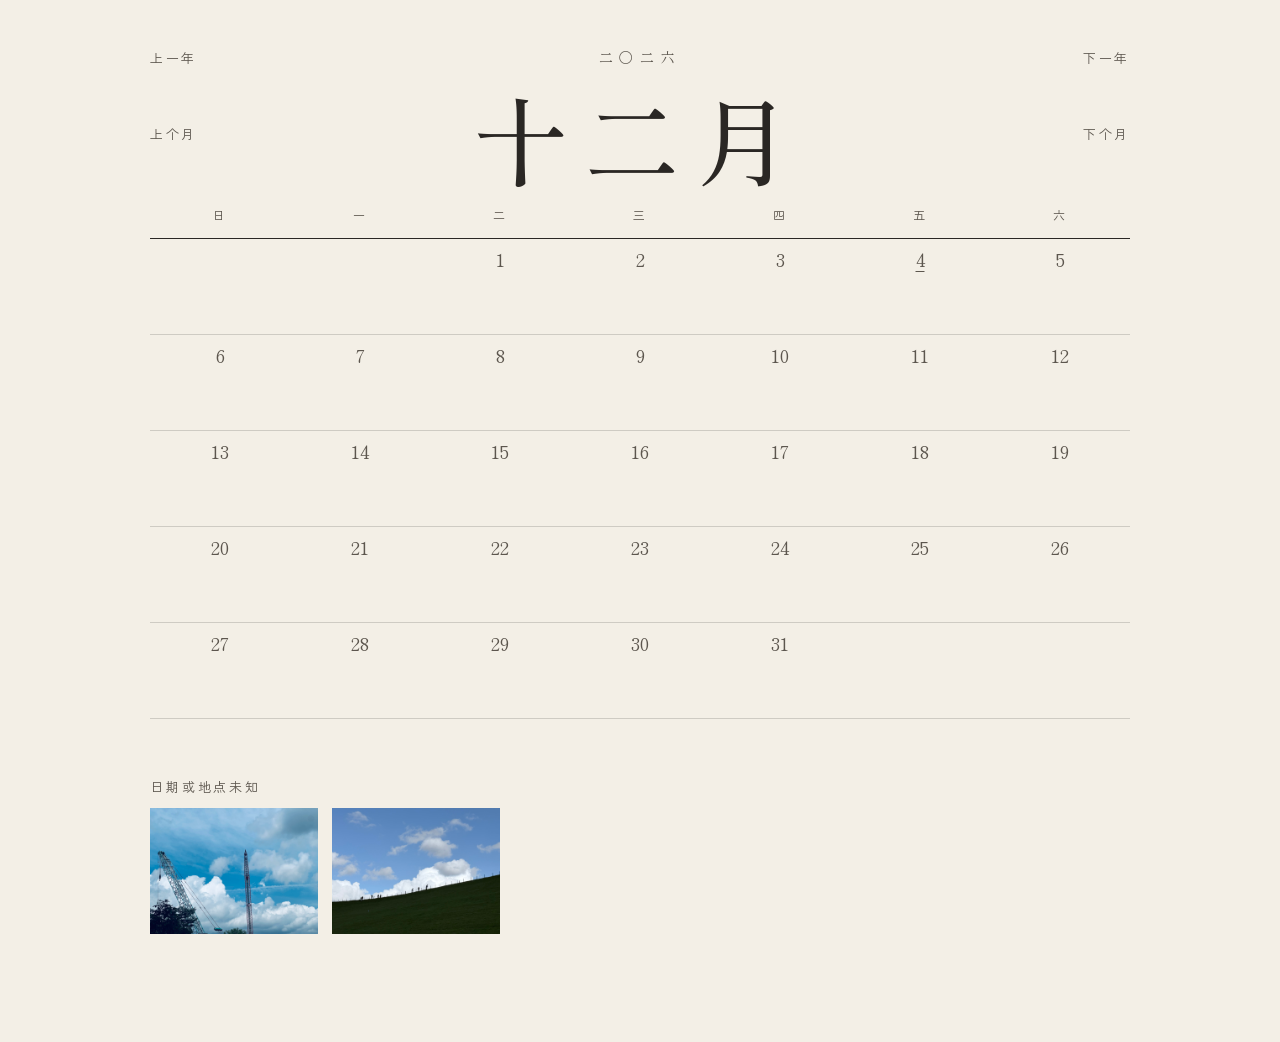
<file: index.html>
<!DOCTYPE html>
<html lang="zh-Hans">
<head>
  <meta charset="UTF-8" />
  <meta name="viewport" content="width=device-width, initial-scale=1.0" />
  <meta name="description" content="摄影日历。" />
  <meta name="theme-color" content="#f3efe6" />
  <title>日历</title>
  <link rel="icon" href="data:image/svg+xml,%3Csvg xmlns='http://www.w3.org/2000/svg' viewBox='0 0 64 64'%3E%3Ccircle cx='32' cy='32' r='3' fill='%232a2724'/%3E%3C/svg%3E" />
  <link rel="preconnect" href="https://fonts.googleapis.com" />
  <link rel="preconnect" href="https://fonts.gstatic.com" crossorigin />
  <link href="https://fonts.googleapis.com/css2?family=Noto+Serif+SC:wght@400;500;600&family=Shippori+Mincho:wght@400;500;600&family=Zen+Kaku+Gothic+New:wght@400;500&display=swap" rel="stylesheet" />
  <link rel="stylesheet" href="css/site.css" />
</head>
<body>
  <a class="skip" href="#cal">跳到日历</a>

  <main class="sheet">
    <div class="month-bar">
      <button type="button" class="month-btn" id="prev-year">上一年</button>
      <p class="year" id="year"></p>
      <button type="button" class="month-btn" id="next-year">下一年</button>
      <button type="button" class="month-btn" id="prev">上个月</button>
      <h1 id="month-title">十一月</h1>
      <button type="button" class="month-btn" id="next">下个月</button>
    </div>
    <div id="cal"></div>
    <section class="loose" id="loose" hidden>
      <h2>日期或地点未知</h2>
      <ul class="loose-row" id="loose-list"></ul>
    </section>
    <p class="sr" id="live" aria-live="polite"></p>
    <noscript>
      <ul class="noscript">
        <li><a href="day.html?d=2026-10-03">2026年10月3日 · 内蒙古</a></li>
        <li><a href="day.html?d=2026-10-05">2026年10月5日 · 内蒙古</a></li>
        <li><a href="day.html?d=2026-11-11">2026年11月11日 · 深圳湾公园</a></li>
      </ul>
      <ul class="loose-row">
        <li><a href="images/日期未知or地点未知/IMG_4349.jpg"><img src="images/日期未知or地点未知/IMG_4349.jpg" width="1600" height="1200" alt="蓝天和云，两台高高的起重机"></a></li>
        <li><a href="images/日期未知or地点未知/IMG_5210.jpg"><img src="images/日期未知or地点未知/IMG_5210.jpg" width="1600" height="1200" alt="草坡上的一排人"></a></li>
      </ul>
    </noscript>
  </main>

  <dialog class="lb" id="lightbox" aria-label="照片">
    <button type="button" class="lb-close">关闭</button>
    <div class="lb-inner">
      <img alt="" />
      <div class="lb-nav">
        <button type="button" class="lb-prev">上一张</button>
        <figcaption></figcaption>
        <button type="button" class="lb-next">下一张</button>
      </div>
    </div>
  </dialog>
  <script src="js/journal.js"></script>
  <script src="js/calendar.js"></script>
  <script src="js/lightbox.js"></script>
</body>
</html>
</file>
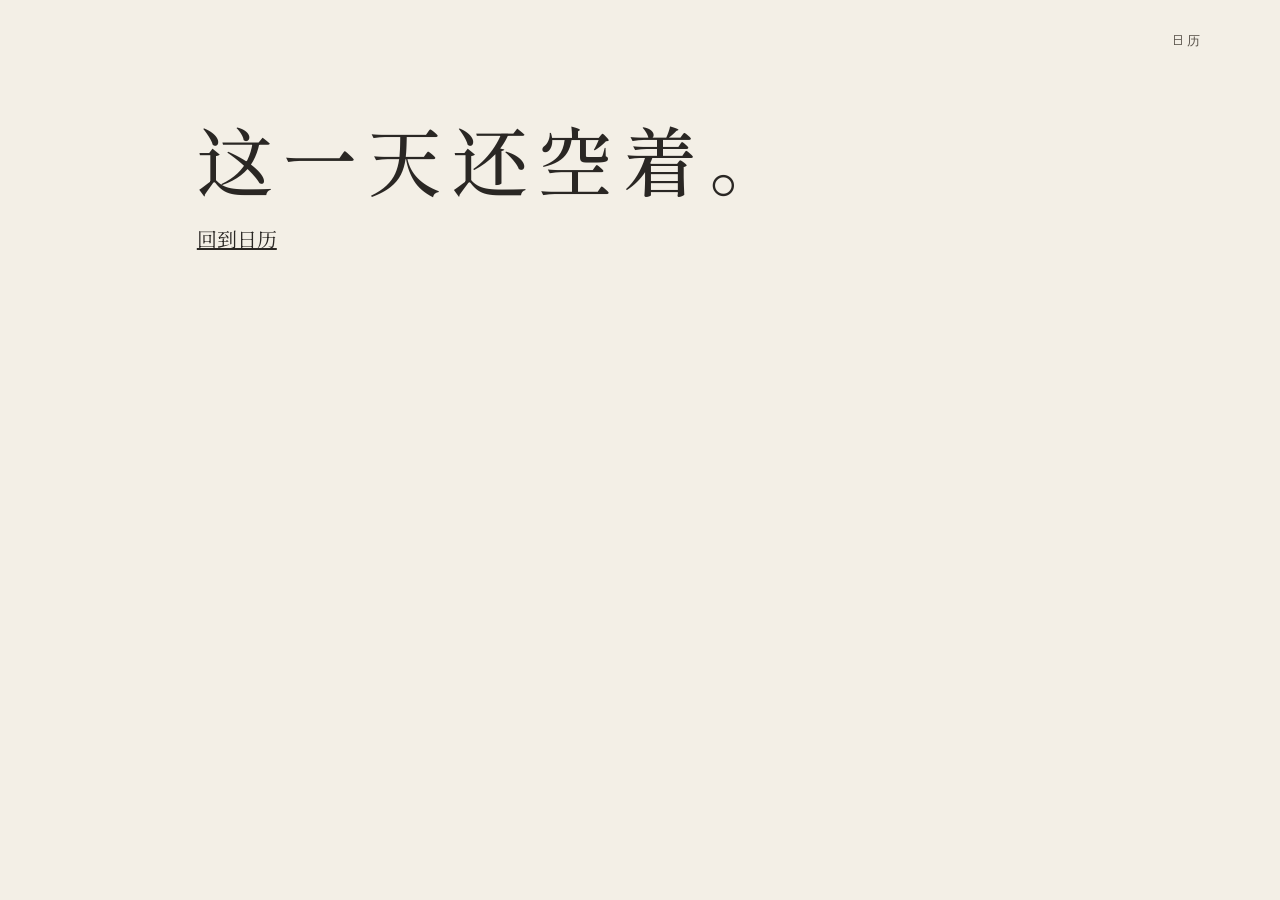
<file: day.html>
<!DOCTYPE html>
<html lang="zh-Hans">
<head>
  <meta charset="UTF-8" />
  <meta name="viewport" content="width=device-width, initial-scale=1.0" />
  <meta name="description" content="摄影日历。" />
  <meta name="theme-color" content="#f3efe6" />
  <title>日历</title>
  <link rel="icon" href="data:image/svg+xml,%3Csvg xmlns='http://www.w3.org/2000/svg' viewBox='0 0 64 64'%3E%3Ccircle cx='32' cy='32' r='3' fill='%232a2724'/%3E%3C/svg%3E" />
  <link rel="preconnect" href="https://fonts.googleapis.com" />
  <link rel="preconnect" href="https://fonts.gstatic.com" crossorigin />
  <link href="https://fonts.googleapis.com/css2?family=Noto+Serif+SC:wght@400;500;600&family=Shippori+Mincho:wght@400;500;600&family=Zen+Kaku+Gothic+New:wght@400;500&display=swap" rel="stylesheet" />
  <link rel="stylesheet" href="css/site.css" />
</head>
<body>
  <a class="skip" href="#frames">跳到照片</a>
  <header class="mast">
    <a href="index.html">日历</a>
  </header>
  <main></main>
  <dialog class="lb" id="lightbox" aria-label="照片">
    <button type="button" class="lb-close">关闭</button>
    <div class="lb-inner">
      <img alt="" />
      <div class="lb-nav">
        <button type="button" class="lb-prev">上一张</button>
        <figcaption></figcaption>
        <button type="button" class="lb-next">下一张</button>
      </div>
    </div>
  </dialog>
  <script src="js/journal.js"></script>
  <script src="js/day.js"></script>
  <script src="js/lightbox.js"></script>
</body>
</html>
</file>
<file: css/site.css>
:root {
  --paper: #f3efe6;
  --ink: #2a2724;
  --ink-soft: #5c564e;
  --line: rgba(42, 39, 36, 0.18);
  --ruri: #1e3a56;
  --serif: "Noto Serif SC", "Songti SC", "PMingLiU", serif;
  --mincho: "Shippori Mincho", "Noto Serif SC", "Songti SC", serif;
  --gothic: "Zen Kaku Gothic New", "PingFang SC", "Hiragino Sans", sans-serif;
}

*,
*::before,
*::after { box-sizing: border-box; }

html { scrollbar-color: #c4b8a8 transparent; }

html:has(dialog[open]) { overflow: hidden; }

body {
  margin: 0;
  background: var(--paper);
  color: var(--ink);
  font-family: var(--serif);
  font-size: 17px;
  line-height: 1.8;
  text-rendering: optimizeLegibility;
}

::selection { background: #e4cfc9; color: var(--ink); }

img { max-width: 100%; height: auto; }

a { color: inherit; }

button {
  font: inherit;
  color: inherit;
  background: none;
  border: 0;
  cursor: pointer;
}

:focus-visible {
  outline: 1px solid currentColor;
  outline-offset: 3px;
}

.sr {
  position: absolute;
  width: 1px;
  height: 1px;
  padding: 0;
  margin: -1px;
  overflow: hidden;
  clip: rect(0, 0, 0, 0);
  white-space: nowrap;
  border: 0;
}

.skip {
  position: absolute;
  left: 16px;
  top: -48px;
  z-index: 5;
  padding: 8px 12px;
  background: var(--paper);
  color: var(--ink);
  text-decoration: none;
}

.skip:focus { top: 12px; }

.mast {
  display: flex;
  justify-content: flex-end;
  padding: 28px 6vw 0;
}

.mast a {
  font-family: var(--gothic);
  font-size: 13px;
  letter-spacing: 0.22em;
  text-decoration: none;
  color: var(--ink-soft);
}

.mast a:hover { color: var(--ink); }

.sheet { padding: 4vh 5vw 12vh; }

.month-bar {
  display: grid;
  grid-template-columns: 1fr auto 1fr;
  align-items: center;
  gap: 2px 24px;
  width: min(980px, 100%);
  margin: 0 auto 18px;
}

.month-btn {
  min-height: 44px;
  padding: 10px 0;
  font-family: var(--gothic);
  font-size: 13px;
  letter-spacing: 0.2em;
  color: var(--ink-soft);
}

.month-btn:hover { color: var(--ink); }

#prev-year,
#prev { justify-self: start; }

#next-year,
#next { justify-self: end; }

.year {
  margin: 0;
  font-family: var(--mincho);
  font-size: 14px;
  letter-spacing: 0.48em;
  color: var(--ink-soft);
  text-align: center;
}

.month-bar h1 {
  margin: 8px 0 0;
  font-family: var(--mincho);
  font-weight: 500;
  font-size: clamp(52px, 8vw, 96px);
  line-height: 1;
  letter-spacing: 0.16em;
  text-align: center;
}

.loose {
  width: min(980px, 100%);
  margin: 56px auto 0;
}

.loose h2 {
  margin: 0 0 10px;
  font-family: var(--gothic);
  font-size: 13px;
  font-weight: 400;
  letter-spacing: 0.22em;
  color: var(--ink-soft);
}

.loose-row {
  display: flex;
  flex-wrap: wrap;
  gap: 14px;
  margin: 0;
  padding: 0;
  list-style: none;
}

.loose-btn,
.loose-row a {
  display: block;
  width: 168px;
  padding: 0;
  overflow: hidden;
  cursor: zoom-in;
}

.loose-btn img,
.loose-row a img {
  display: block;
  width: 100%;
  height: 126px;
  object-fit: cover;
}

@media (prefers-reduced-motion: no-preference) {
  .loose-btn img { transition: transform 1.1s ease; }
  .loose-btn:hover img,
  .loose-btn:focus-visible img { transform: scale(1.03); }
}

.cal {
  width: min(980px, 100%);
  margin: 0 auto;
  border-collapse: collapse;
  table-layout: fixed;
}

.cal th {
  padding: 0 4px 12px;
  font-family: var(--gothic);
  font-size: 12px;
  font-weight: 400;
  letter-spacing: 0.18em;
  color: var(--ink-soft);
  border-bottom: 1px solid var(--ink);
}

.cal td {
  height: 96px;
  padding: 10px 4px 12px;
  border-bottom: 1px solid var(--line);
  vertical-align: top;
  text-align: center;
}

.num {
  display: block;
  font-family: var(--mincho);
  font-size: 18px;
  line-height: 1.2;
  color: var(--ink-soft);
}

a.day {
  display: flex;
  flex-direction: column;
  align-items: center;
  gap: 8px;
  min-height: 72px;
  padding: 2px 2px 8px;
  text-decoration: none;
  color: var(--ink);
}

a.day .num {
  color: var(--ink);
  font-size: 26px;
}

.place {
  display: inline-flex;
  align-items: center;
  gap: 6px;
  max-width: 100%;
  font-family: var(--gothic);
  font-size: 12px;
  line-height: 1.4;
  letter-spacing: 0.06em;
  color: var(--ink-soft);
}

.dot {
  width: 5px;
  height: 5px;
  border-radius: 50%;
  background: var(--ruri);
  flex: 0 0 auto;
}

a.day:hover,
a.day:focus-visible {
  background: rgba(42, 39, 36, 0.045);
}

td.today .num {
  text-decoration: underline;
  text-underline-offset: 4px;
  text-decoration-thickness: 1px;
}

.noscript {
  width: min(640px, 100%);
  margin: 24px auto 0;
}

.entry {
  width: min(1040px, 100%);
  margin: 0 auto;
  padding: 6vh 6vw 4vh;
}

.entry .year {
  letter-spacing: 0.42em;
  text-align: left;
}

.entry h1 {
  margin: 10px 0 0;
  font-family: var(--mincho);
  font-weight: 500;
  font-size: clamp(40px, 6vw, 76px);
  line-height: 1.15;
  letter-spacing: 0.12em;
}

.place-line {
  margin: 18px 0 0;
  font-size: 20px;
}

.kind {
  margin: 4px 0 0;
  font-family: var(--gothic);
  font-size: 13px;
  letter-spacing: 0.28em;
  color: var(--ink-soft);
}

.frames {
  width: min(1040px, 100%);
  margin: 0 auto;
  padding: 2vh 6vw 12vh;
  display: flex;
  flex-direction: column;
  gap: 72px;
}

.shot { width: min(920px, 100%); margin: 0; }

.shot.shift {
  width: min(760px, 92%);
  align-self: flex-end;
}

.shot.tall {
  width: min(480px, 72%);
  align-self: flex-start;
}

.shot.end { width: min(1040px, 100%); }

.shot-btn {
  display: block;
  width: 100%;
  padding: 0;
  overflow: hidden;
  cursor: zoom-in;
}

.shot-btn img { display: block; width: 100%; height: auto; }

@media (prefers-reduced-motion: no-preference) {
  .shot-btn img { transition: transform 1.1s ease; }
  .shot-btn:hover img,
  .shot-btn:focus-visible img { transform: scale(1.015); }
}

.shot figcaption {
  margin-top: 10px;
  font-family: var(--gothic);
  font-size: 12px;
  letter-spacing: 0.28em;
  color: var(--ink-soft);
}

.shot.shift figcaption { text-align: right; }

.lb {
  width: 100%;
  height: 100%;
  max-width: none;
  max-height: none;
  margin: 0;
  padding: 0;
  border: 0;
  background: #100e0c;
  color: #e6dfd4;
}

.lb::backdrop { background: rgba(16, 14, 12, 0.94); }

.lb-inner {
  min-height: 100%;
  display: flex;
  flex-direction: column;
  align-items: center;
  justify-content: center;
  gap: 16px;
  padding: 64px 20px 28px;
}

.lb img {
  width: auto;
  height: auto;
  max-width: min(1200px, 94vw);
  max-height: 76vh;
  object-fit: contain;
}

.lb-nav {
  display: flex;
  align-items: center;
  gap: 28px;
}

.lb-nav button,
.lb-close {
  font-family: var(--gothic);
  font-size: 13px;
  letter-spacing: 0.22em;
  color: #e6dfd4;
  min-height: 44px;
  padding: 8px 4px;
}

.lb figcaption {
  margin: 0;
  min-width: 7em;
  text-align: center;
  font-family: var(--gothic);
  font-size: 12px;
  letter-spacing: 0.28em;
}

.lb-close {
  position: absolute;
  top: 16px;
  right: 20px;
}

@media (max-width: 720px) {
  .month-bar { gap: 0 8px; }

  .month-btn {
    font-size: 12px;
    letter-spacing: 0.06em;
  }

  .month-bar h1 {
    font-size: 42px;
    letter-spacing: 0.06em;
  }

  .cal td { height: 72px; padding: 8px 1px 10px; }

  a.day { min-height: 56px; gap: 4px; }
  a.day .num { font-size: 18px; }

  .place { font-size: 10px; letter-spacing: 0; }

  .entry { padding-top: 28px; }
  .frames { gap: 36px; padding-top: 12px; }
  .shot,
  .shot.shift,
  .shot.tall,
  .shot.end { width: 100%; align-self: stretch; }
  .shot.shift figcaption { text-align: left; }
}
</file>
